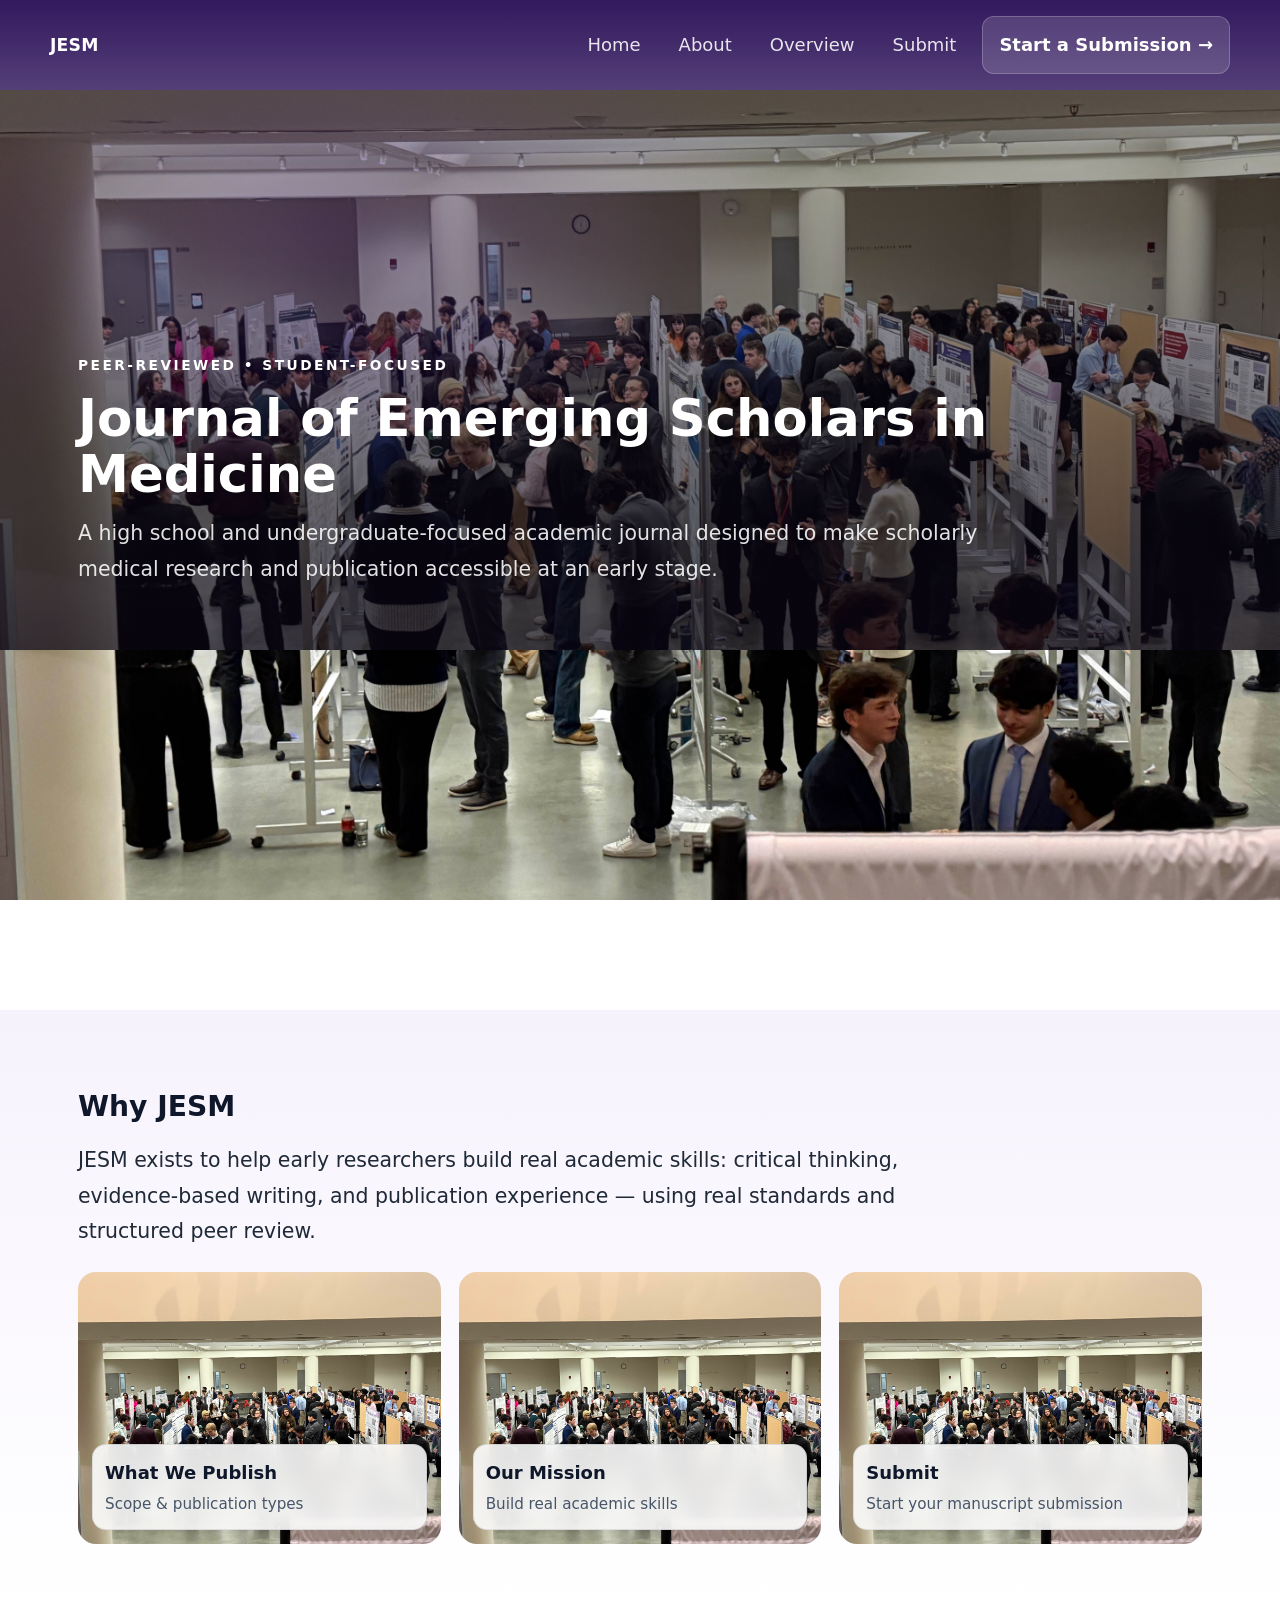
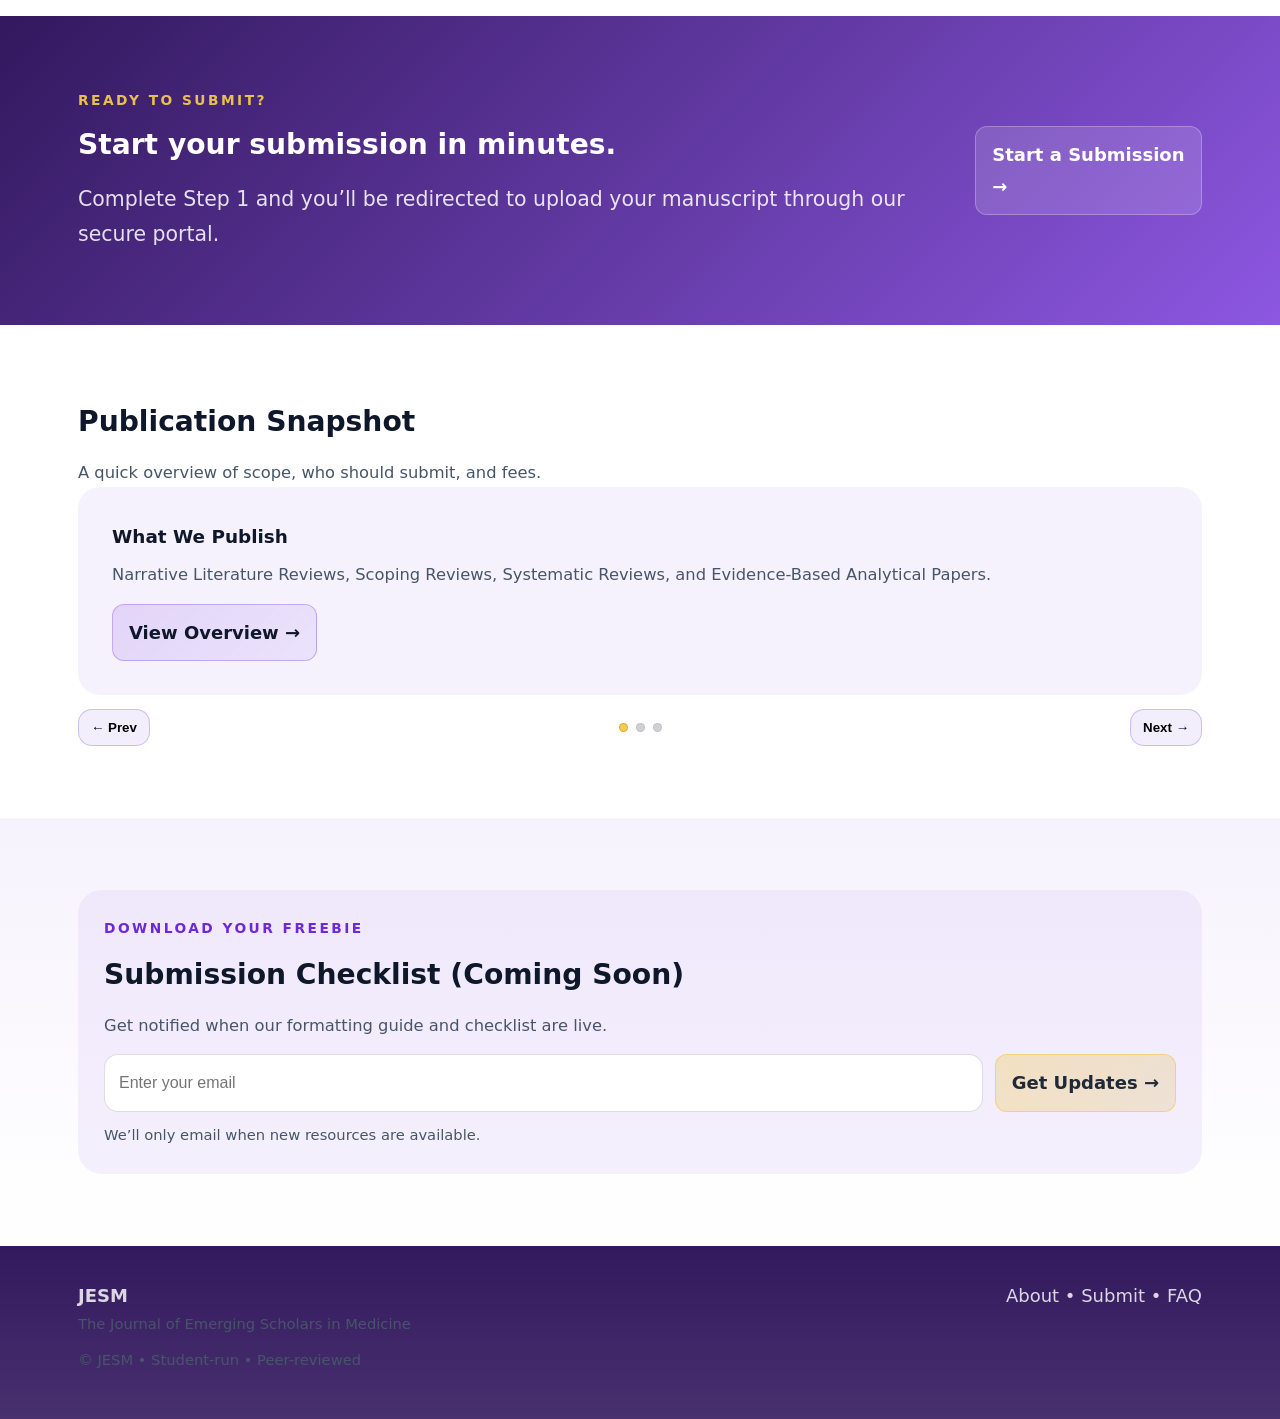
<file: index.html>
<!DOCTYPE html>
<html lang="en">
<head>
  <meta charset="utf-8"/>
  <meta content="width=device-width,initial-scale=1" name="viewport"/>
  <title>JESM — Journal of Emerging Scholars in Medicine</title>
  <meta content="JESM is a student-focused, peer-reviewed journal making early medical research and publication accessible." name="description"/>
  <link href="css/style.css" rel="stylesheet"/>
</head>

<body>
  <header>
    <div class="container nav">
      <a class="brand" href="index.html"><span>JESM</span></a>
        <nav class="navlinks">
            <a href="index.html">Home</a>
            <a href="about.html">About</a>
            <a href="second.html">Overview</a>
            <a href="submit.html">Submit</a>
            <a class="btn" href="submit.html">Start a Submission →</a>
        </nav>
    </div>
  </header>

  <!-- HERO (TEXT ON IMAGE) -->
  <section class="hero-banner full-bleed" style="background-image:url('images/hero.jpg');">
    <div class="container">
      <div class="hero-inner">
        <div class="kicker">PEER-REVIEWED • STUDENT-FOCUSED</div>
        <h1>Journal of Emerging Scholars in Medicine</h1>
        <p class="lead">
          A high school and undergraduate-focused academic journal designed to make scholarly medical research and publication accessible at an early stage.
        </p>
      </div>
    </div>
  </section>

  <main>

    <!-- PARALLAX IMAGE BAND -->
    <section class="parallax full-bleed" style="background-image:url('images/hero.jpg');"></section>

    <!-- THUMBNAILS -->
    <section class="section section-soft full-bleed">
      <div class="container">
        <h2>Why JESM</h2>
        <p class="lead" style="max-width: 70ch;">
          JESM exists to help early researchers build real academic skills: critical thinking, evidence-based writing, and publication experience — using real standards and structured peer review.
        </p>

        <div class="thumb-grid">
          <a class="thumb" href="second.html">
            <img src="images/hero.jpg" alt="Poster session">
            <div class="cap">
              <strong>What We Publish</strong>
              <span>Scope & publication types</span>
            </div>
          </a>

          <a class="thumb" href="about.html">
            <img src="images/hero.jpg" alt="Mentorship and research">
            <div class="cap">
              <strong>Our Mission</strong>
              <span>Build real academic skills</span>
            </div>
          </a>

          <a class="thumb" href="submit.html">
            <img src="images/hero.jpg" alt="Submission portal">
            <div class="cap">
              <strong>Submit</strong>
              <span>Start your manuscript submission</span>
            </div>
          </a>
        </div>
      </div>
    </section>

    <!-- BANNER CTA -->
    <section class="section banner full-bleed">
      <div class="container">
        <div class="banner-inner">
          <div>
            <div class="kicker">READY TO SUBMIT?</div>
            <h2 style="margin-top:8px;">Start your submission in minutes.</h2>
            <p class="lead" style="margin-top:8px;">
              Complete Step 1 and you’ll be redirected to upload your manuscript through our secure portal.
            </p>
          </div>
          <a class="btn gold" href="submit.html">Start a Submission →</a>
        </div>
      </div>
    </section>

    <!-- SLIDER -->
    <section class="section section-white full-bleed">
      <div class="container">
        <h2>Publication Snapshot</h2>
        <p class="small">A quick overview of scope, who should submit, and fees.</p>

        <div class="slider" id="slider">
          <div class="slides" id="slides">
            <div class="slide">
              <h3>What We Publish</h3>
              <p class="small">
                Narrative Literature Reviews, Scoping Reviews, Systematic Reviews, and Evidence-Based Analytical Papers.
              </p>
              <a class="btn" href="second.html" style="margin-top:14px;">View Overview →</a>
            </div>

            <div class="slide">
              <h3>Who Should Submit</h3>
              <p class="small">
                High-school students, undergraduate students, first-time researchers, and students building an academic portfolio.
              </p>
              <a class="btn" href="second.html" style="margin-top:14px;">Read FAQ →</a>
            </div>

            <div class="slide">
              <h3>Fees &amp; Cost</h3>
              <p class="small">
                No submission fee. Publication fees after acceptance: High School $35 • Undergraduate $55. Need-based waivers available.
              </p>
              <a class="btn" href="submit.html" style="margin-top:14px;">Submit →</a>
            </div>
          </div>
        </div>

        <div class="slider-controls">
          <button class="slider-btn" id="prev" type="button">← Prev</button>
          <div class="dots" id="dots">
            <span class="dot active"></span>
            <span class="dot"></span>
            <span class="dot"></span>
          </div>
          <button class="slider-btn" id="next" type="button">Next →</button>
        </div>
      </div>
    </section>

    <!-- LEAD MAGNET -->
    <section class="section section-soft full-bleed">
      <div class="container">
        <div class="leadmag">
          <div class="kicker" style="color: var(--brand);">DOWNLOAD YOUR FREEBIE</div>
          <h2 style="margin-top:10px;">Submission Checklist (Coming Soon)</h2>
          <p class="small">Get notified when our formatting guide and checklist are live.</p>

          <div class="row">
            <input type="email" placeholder="Enter your email" aria-label="Email address">
            <a class="btn gold" href="submit.html">Get Updates →</a>
          </div>

          <p class="mini" style="margin-top:10px;">
            We’ll only email when new resources are available.
          </p>
        </div>
      </div>
    </section>

  </main>

  <footer class="footer">
    <div class="container">
      <div class="grid">
        <div class="col-8">
          <strong>JESM</strong>
          <div class="mini">The Journal of Emerging Scholars in Medicine</div>
        </div>
        <div class="col-4" style="text-align:right">
          <a href="about.html">About</a> • <a href="submit.html">Submit</a> • <a href="second.html">FAQ</a>
        </div>
      </div>
      <div class="mini" style="margin-top:10px">© JESM • Student-run • Peer-reviewed</div>
    </div>
  </footer>

  <script>
    // Simple slider (no library)
    (function(){
      const slides = document.getElementById('slides');
      const dots = Array.from(document.querySelectorAll('#dots .dot'));
      const total = dots.length;
      let i = 0;

      function render(){
        slides.style.transform = `translateX(-${i * 100}%)`;
        dots.forEach((d, idx) => d.classList.toggle('active', idx === i));
      }

      document.getElementById('prev').addEventListener('click', () => {
        i = (i - 1 + total) % total;
        render();
      });

      document.getElementById('next').addEventListener('click', () => {
        i = (i + 1) % total;
        render();
      });

      dots.forEach((d, idx) => d.addEventListener('click', () => {
        i = idx;
        render();
      }));

      render();
    })();
  </script>
</body>
</html>
</file>
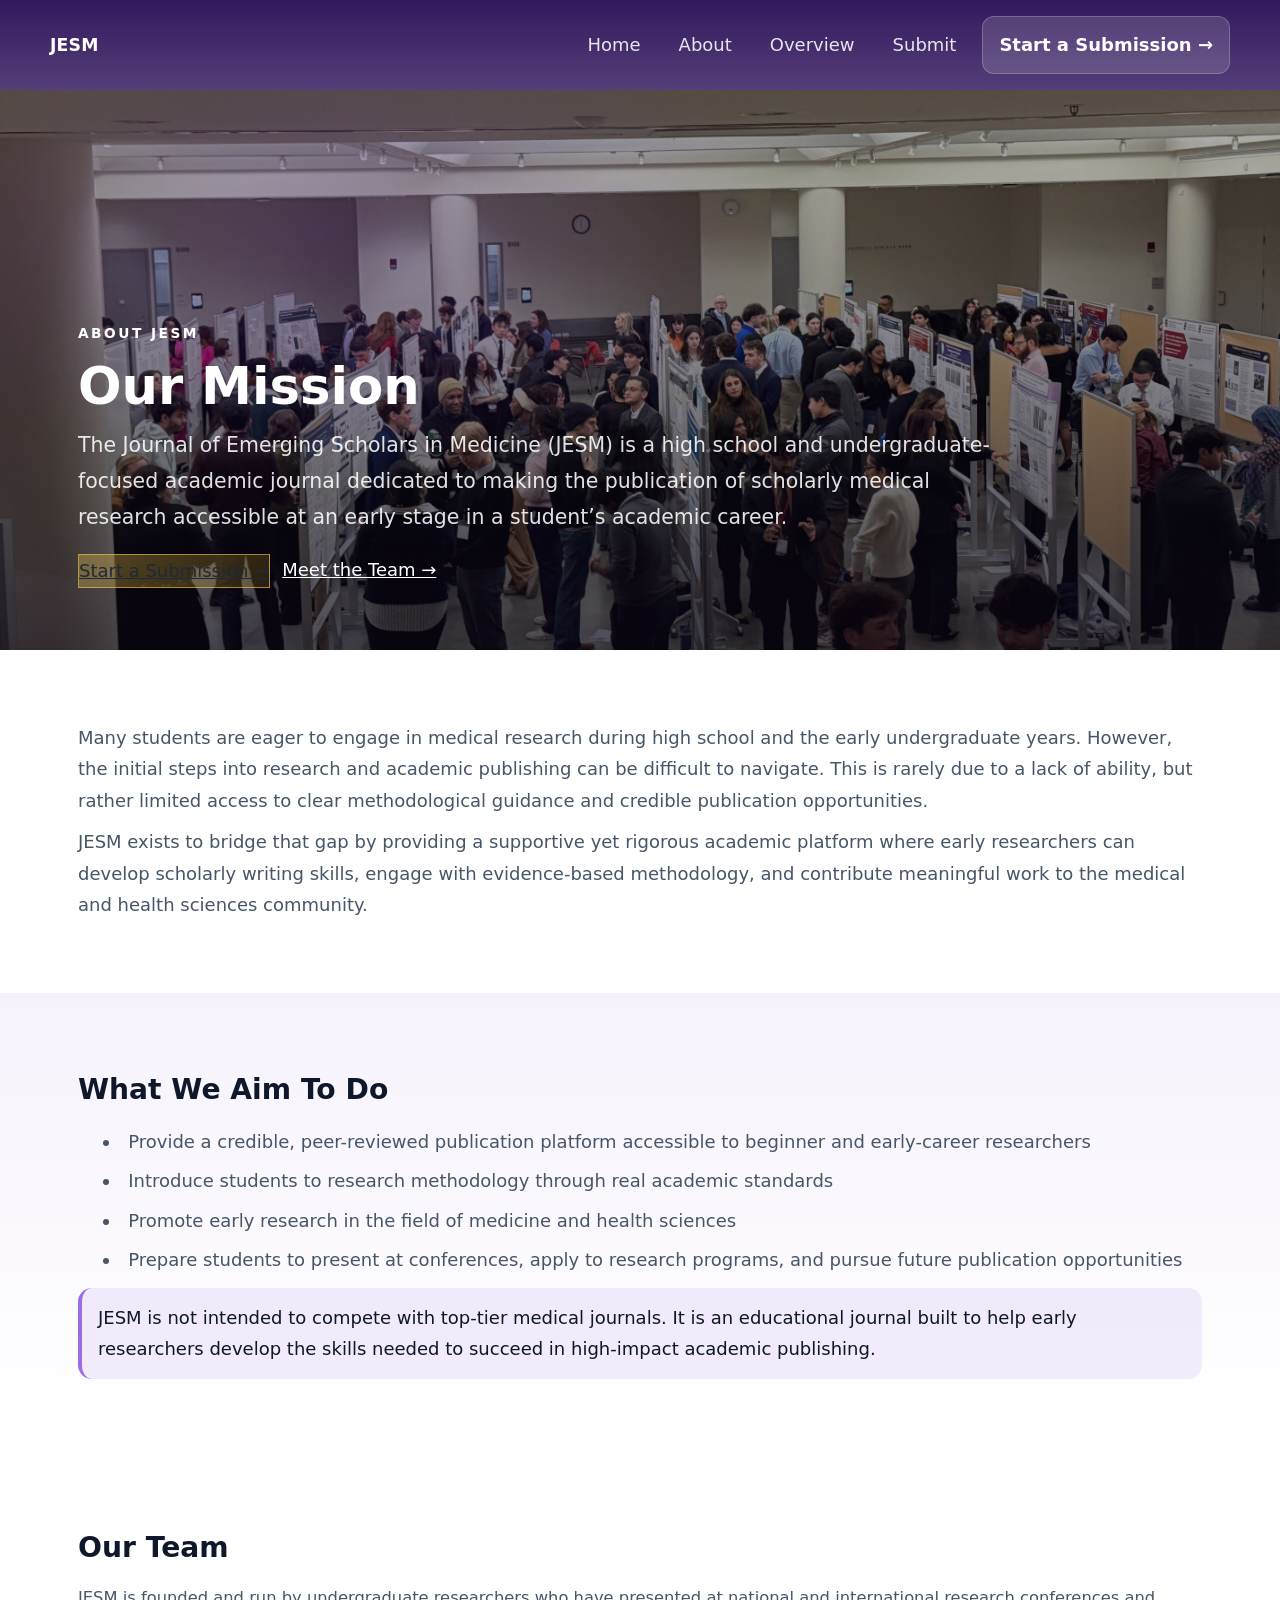
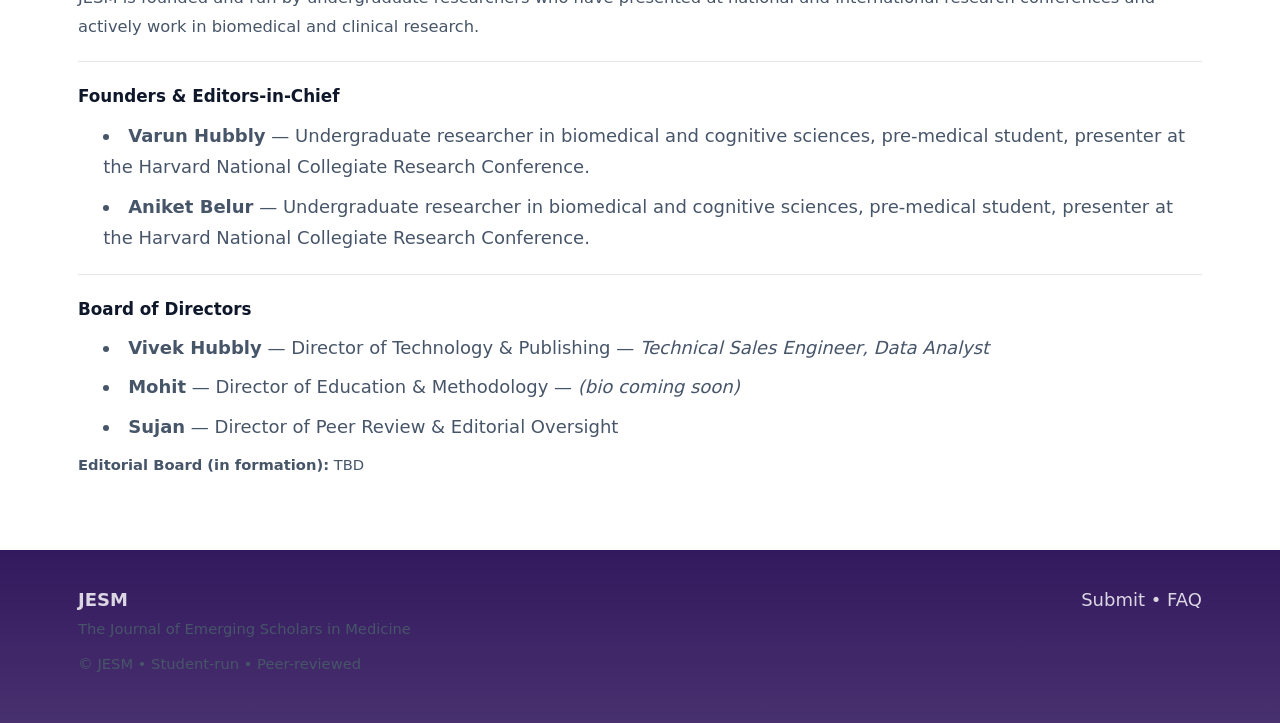
<file: about.html>
<!DOCTYPE html>
<html lang="en">
<head>
  <meta charset="utf-8"/>
  <meta content="width=device-width,initial-scale=1" name="viewport"/>
  <title>About — JESM</title>
  <meta content="About JESM and our mission to make early research and publication accessible." name="description"/>
  <link href="css/style.css" rel="stylesheet"/>
</head>

<body>
  <header>
    <div class="container nav">
      <a class="brand" href="index.html"><span>JESM</span></a>
        <nav class="navlinks">
            <a href="index.html">Home</a>
            <a href="about.html">About</a>
            <a href="second.html">Overview</a>
            <a href="submit.html">Submit</a>
            <a class="btn" href="submit.html">Start a Submission →</a>
        </nav>
    </div>
  </header>

  <!-- HERO (TEXT ON IMAGE) -->
  <section class="hero-banner full-bleed" style="background-image:url('images/hero.jpg');">
    <div class="container">
      <div class="hero-inner">
        <div class="kicker">ABOUT JESM</div>
        <h1>Our Mission</h1>
        <p class="lead">
          The Journal of Emerging Scholars in Medicine (JESM) is a high school and undergraduate-focused academic journal dedicated to making the publication of scholarly medical research accessible at an early stage in a student’s academic career.
        </p>

        <div class="hero-actions">
          <a class="btn gold" href="submit.html">Start a Submission →</a>
          <a class="btn" href="#team">Meet the Team →</a>
        </div>
      </div>
    </div>
  </section>

  <main>

    <section class="section section-white full-bleed">
      <div class="container">
        <p>
          Many students are eager to engage in medical research during high school and the early undergraduate years. However, the initial steps into research and academic publishing can be difficult to navigate. This is rarely due to a lack of ability, but rather limited access to clear methodological guidance and credible publication opportunities.
        </p>
        <p style="margin-top:10px">
          JESM exists to bridge that gap by providing a supportive yet rigorous academic platform where early researchers can develop scholarly writing skills, engage with evidence-based methodology, and contribute meaningful work to the medical and health sciences community.
        </p>
      </div>
    </section>

    <section class="section section-soft full-bleed">
      <div class="container">
        <h2>What We Aim To Do</h2>
        <ul>
          <li>Provide a credible, peer-reviewed publication platform accessible to beginner and early-career researchers</li>
          <li>Introduce students to research methodology through real academic standards</li>
          <li>Promote early research in the field of medicine and health sciences</li>
          <li>Prepare students to present at conferences, apply to research programs, and pursue future publication opportunities</li>
        </ul>

        <div class="note" style="margin-top:12px">
          JESM is not intended to compete with top-tier medical journals. It is an educational journal built to help early researchers develop the skills needed to succeed in high-impact academic publishing.
        </div>
      </div>
    </section>

    <section class="section section-white full-bleed" id="team">
      <div class="container">
        <h2>Our Team</h2>
        <p class="small">
          JESM is founded and run by undergraduate researchers who have presented at national and international research conferences and actively work in biomedical and clinical research.
        </p>

        <hr class="sep"/>

        <h3 style="margin-bottom:6px">Founders &amp; Editors-in-Chief</h3>
        <ul>
          <li><strong>Varun Hubbly</strong> — Undergraduate researcher in biomedical and cognitive sciences, pre-medical student, presenter at the Harvard National Collegiate Research Conference.</li>
          <li><strong>Aniket Belur</strong> — Undergraduate researcher in biomedical and cognitive sciences, pre-medical student, presenter at the Harvard National Collegiate Research Conference.</li>
        </ul>

        <hr class="sep"/>

        <h3 style="margin-bottom:6px">Board of Directors</h3>
        <ul>
          <li><strong>Vivek Hubbly</strong> — Director of Technology &amp; Publishing — <em>Technical Sales Engineer, Data Analyst</em></li>
          <li><strong>Mohit</strong> — Director of Education &amp; Methodology — <em>(bio coming soon)</em></li>
          <li><strong>Sujan</strong> — Director of Peer Review &amp; Editorial Oversight</li>
        </ul>

        <p class="mini" style="margin-top:10px"><strong>Editorial Board (in formation):</strong> TBD</p>
      </div>
    </section>

  </main>

  <footer class="footer">
    <div class="container">
      <div class="grid">
        <div class="col-8">
          <strong>JESM</strong>
          <div class="mini">The Journal of Emerging Scholars in Medicine</div>
          <div class="mini" style="margin-top:10px">© JESM • Student-run • Peer-reviewed</div>
        </div>
        <div class="col-4" style="text-align:right">
          <a href="submit.html">Submit</a> • <a href="second.html">FAQ</a>
        </div>
      </div>
    </div>
  </footer>
</body>
</html>
</file>
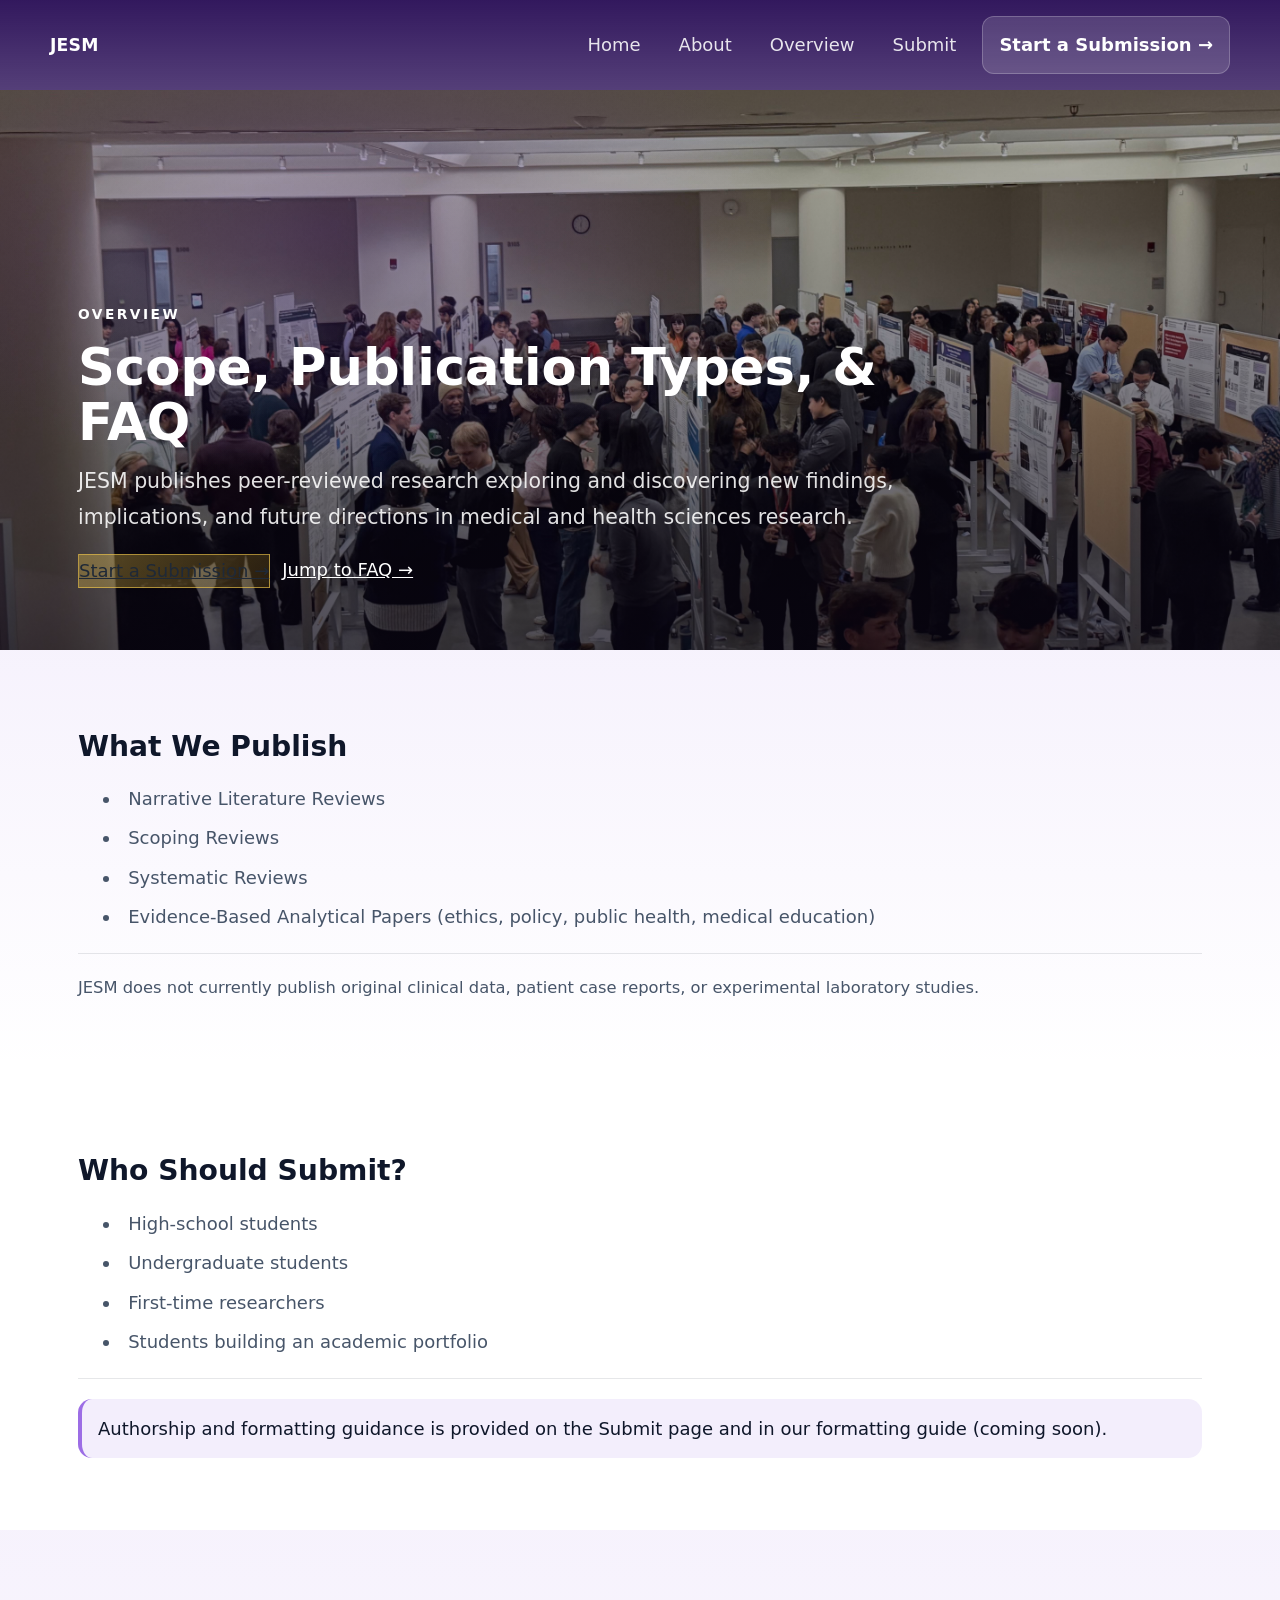
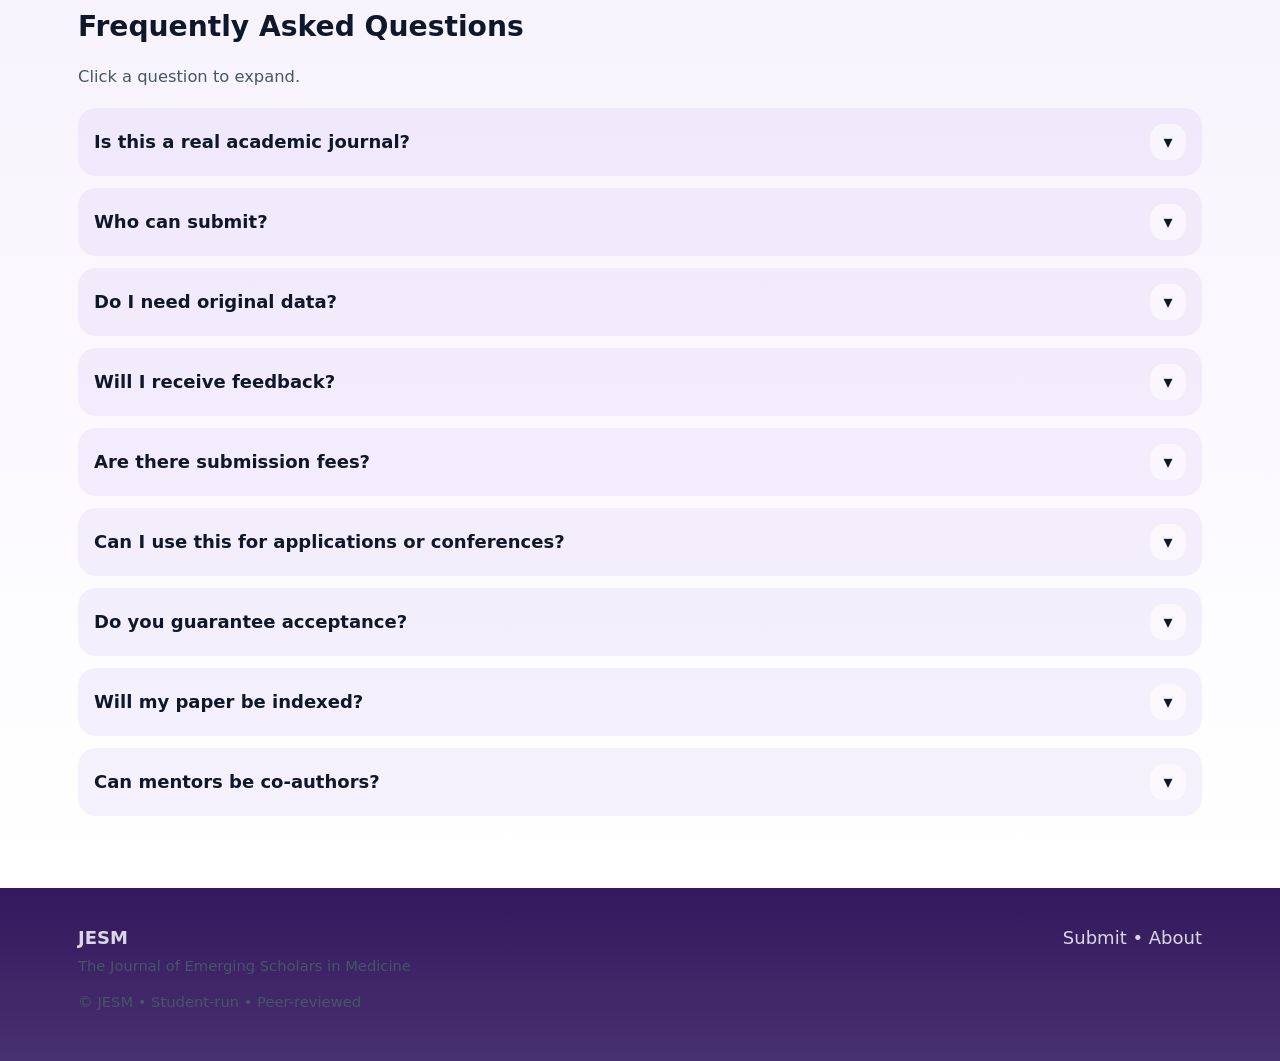
<file: second.html>
<!DOCTYPE html>
<html lang="en">
<head>
  <meta charset="utf-8"/>
  <meta content="width=device-width,initial-scale=1" name="viewport"/>
  <title>Overview &amp; FAQ — JESM</title>
  <meta content="What JESM publishes, scope, and frequently asked questions." name="description"/>
  <link href="css/style.css" rel="stylesheet"/>
</head>

<body>
  <header>
    <div class="container nav">
      <a class="brand" href="index.html"><span>JESM</span></a>
        <nav class="navlinks">
          <a href="index.html">Home</a>
          <a href="about.html">About</a>
          <a href="second.html">Overview</a>
          <a href="submit.html">Submit</a>
          <a class="btn" href="submit.html">Start a Submission →</a>
        </nav>
    </div>
  </header>

  <!-- HERO (TEXT ON IMAGE) -->
  <section class="hero-banner full-bleed" style="background-image:url('images/hero.jpg');">
    <div class="container">
      <div class="hero-inner">
        <div class="kicker">OVERVIEW</div>
        <h1>Scope, Publication Types, &amp; FAQ</h1>
        <p class="lead">
          JESM publishes peer-reviewed research exploring and discovering new findings, implications, and future directions in medical and health sciences research.
        </p>

        <div class="hero-actions">
          <a class="btn gold" href="submit.html">Start a Submission →</a>
          <a class="btn" href="#faqSection">Jump to FAQ →</a>
        </div>
      </div>
    </div>
  </section>

  <main>

    <section class="section section-soft full-bleed">
      <div class="container">
        <h2>What We Publish</h2>
        <ul>
          <li>Narrative Literature Reviews</li>
          <li>Scoping Reviews</li>
          <li>Systematic Reviews</li>
          <li>Evidence-Based Analytical Papers (ethics, policy, public health, medical education)</li>
        </ul>
        <hr class="sep"/>
        <p class="small">
          JESM does not currently publish original clinical data, patient case reports, or experimental laboratory studies.
        </p>
      </div>
    </section>

    <section class="section section-white full-bleed">
      <div class="container">
        <h2>Who Should Submit?</h2>
        <ul>
          <li>High-school students</li>
          <li>Undergraduate students</li>
          <li>First-time researchers</li>
          <li>Students building an academic portfolio</li>
        </ul>
        <hr class="sep"/>
        <div class="note">
          Authorship and formatting guidance is provided on the Submit page and in our formatting guide (coming soon).
        </div>
      </div>
    </section>

    <section class="section section-soft full-bleed" id="faqSection">
      <div class="container">
        <h2>Frequently Asked Questions</h2>
        <p class="small">Click a question to expand.</p>

        <div class="faq" id="faq">
          <details>
            <summary><span>Is this a real academic journal?</span><span class="chev">▾</span></summary>
            <div class="ans"><p>Yes. JESM is a structured, peer-reviewed academic journal with editorial oversight and formal review standards. Acceptance is based on academic quality and reviewer evaluation.</p></div>
          </details>

          <details>
            <summary><span>Who can submit?</span><span class="chev">▾</span></summary>
            <div class="ans"><p>High school and undergraduate students. Early graduate students may submit appropriate work.</p></div>
          </details>

          <details>
            <summary><span>Do I need original data?</span><span class="chev">▾</span></summary>
            <div class="ans"><p>No. JESM primarily publishes literature-based and analytical research.</p></div>
          </details>

          <details>
            <summary><span>Will I receive feedback?</span><span class="chev">▾</span></summary>
            <div class="ans"><p>Yes — reviewers provide constructive feedback whenever possible.</p></div>
          </details>

          <details>
            <summary><span>Are there submission fees?</span><span class="chev">▾</span></summary>
            <div class="ans"><p>There is no fee to submit. Fees are only requested after acceptance.</p></div>
          </details>

          <details>
            <summary><span>Can I use this for applications or conferences?</span><span class="chev">▾</span></summary>
            <div class="ans"><p>Yes. The journal is designed to support future academic opportunities.</p></div>
          </details>

          <details>
            <summary><span>Do you guarantee acceptance?</span><span class="chev">▾</span></summary>
            <div class="ans"><p>No. All submissions undergo peer review and may be rejected.</p></div>
          </details>

          <details>
            <summary><span>Will my paper be indexed?</span><span class="chev">▾</span></summary>
            <div class="ans"><p>All accepted manuscripts receive a permanent digital link. DOI registration and formal indexing processes will be implemented as the journal expands.</p></div>
          </details>

          <details>
            <summary><span>Can mentors be co-authors?</span><span class="chev">▾</span></summary>
            <div class="ans"><p>Yes, if they contributed intellectually; otherwise, acknowledge them.</p></div>
          </details>
        </div>
      </div>
    </section>

  </main>

  <footer class="footer">
    <div class="container">
      <div class="grid">
        <div class="col-8">
          <strong>JESM</strong>
          <div class="mini">The Journal of Emerging Scholars in Medicine</div>
          <div class="mini" style="margin-top:10px">© JESM • Student-run • Peer-reviewed</div>
        </div>
        <div class="col-4" style="text-align:right">
          <a href="submit.html">Submit</a> • <a href="about.html">About</a>
        </div>
      </div>
    </div>
  </footer>

  <script>
    // Only one FAQ open at a time
    document.querySelectorAll('#faq details').forEach(d => {
      d.addEventListener('toggle', () => {
        if (d.open) {
          document.querySelectorAll('#faq details').forEach(other => {
            if (other !== d) other.removeAttribute('open');
          });
        }
      });
    });
  </script>
</body>
</html>
</file>
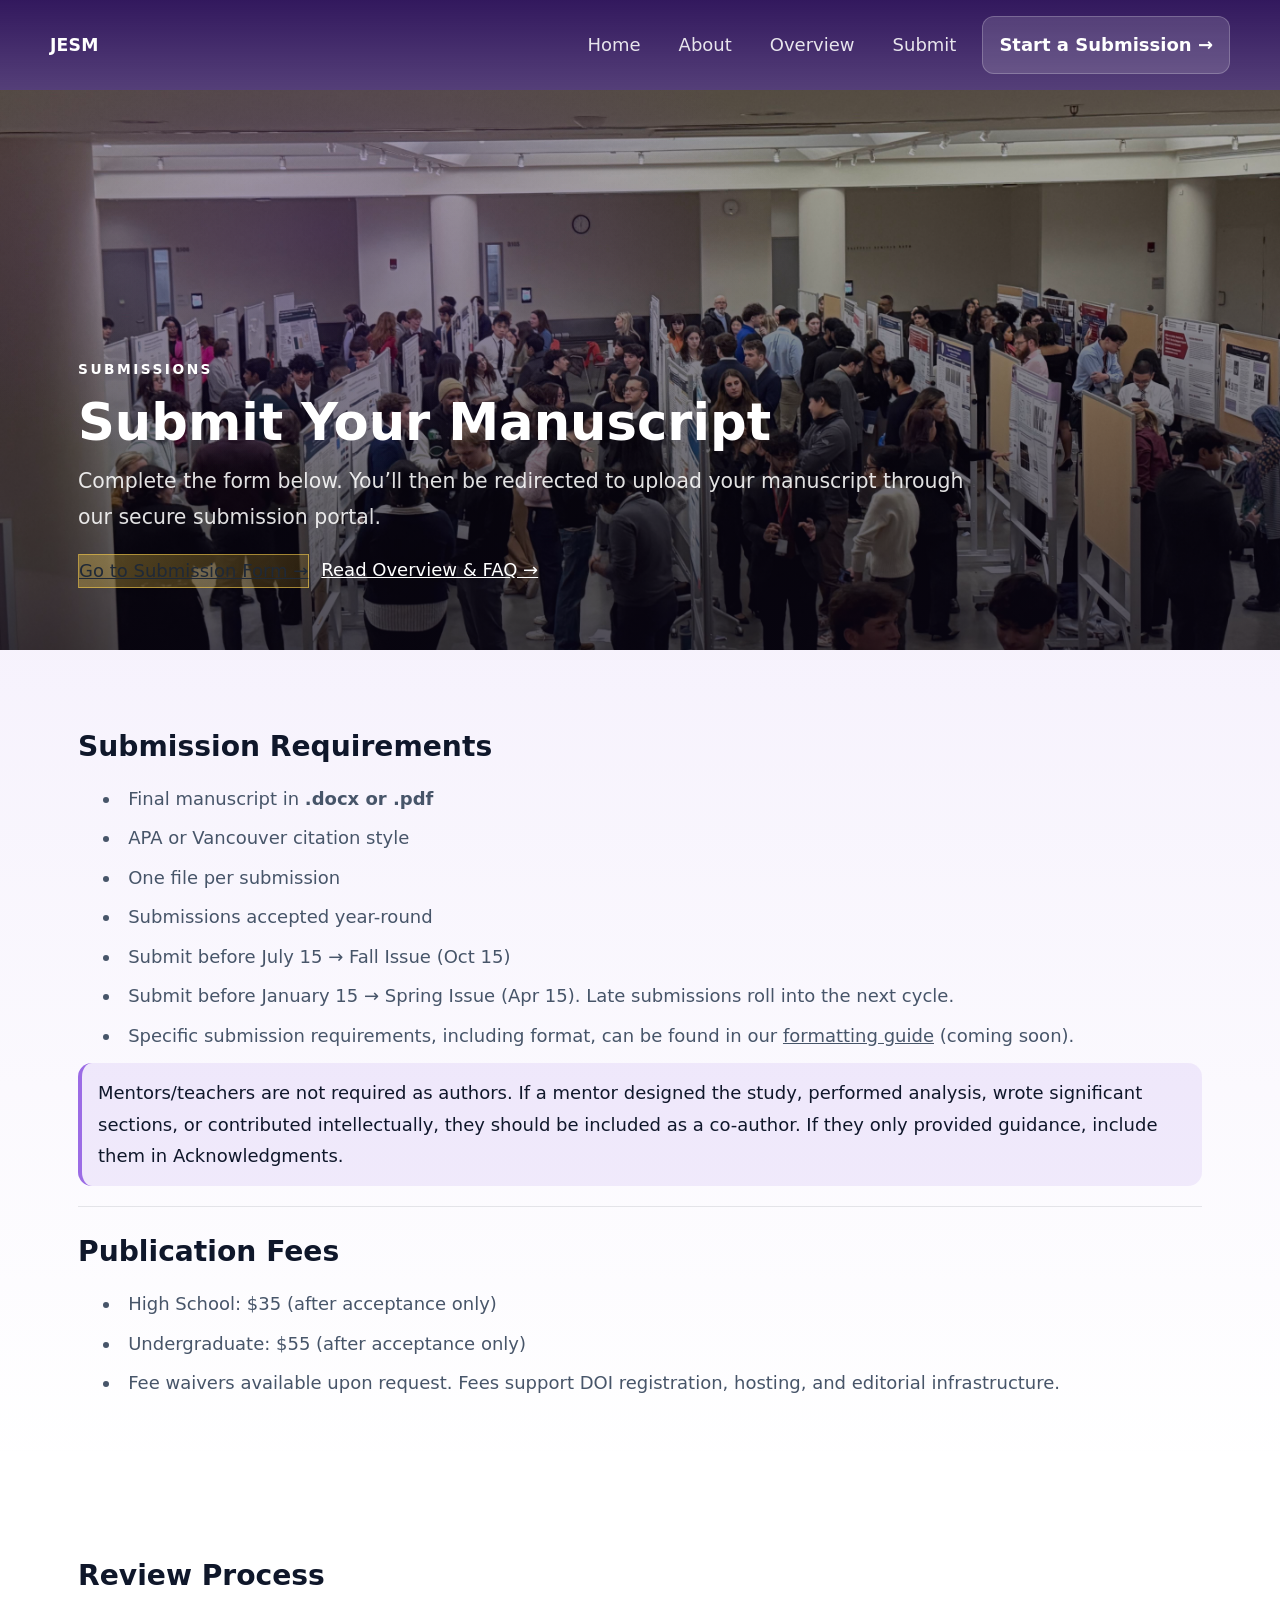
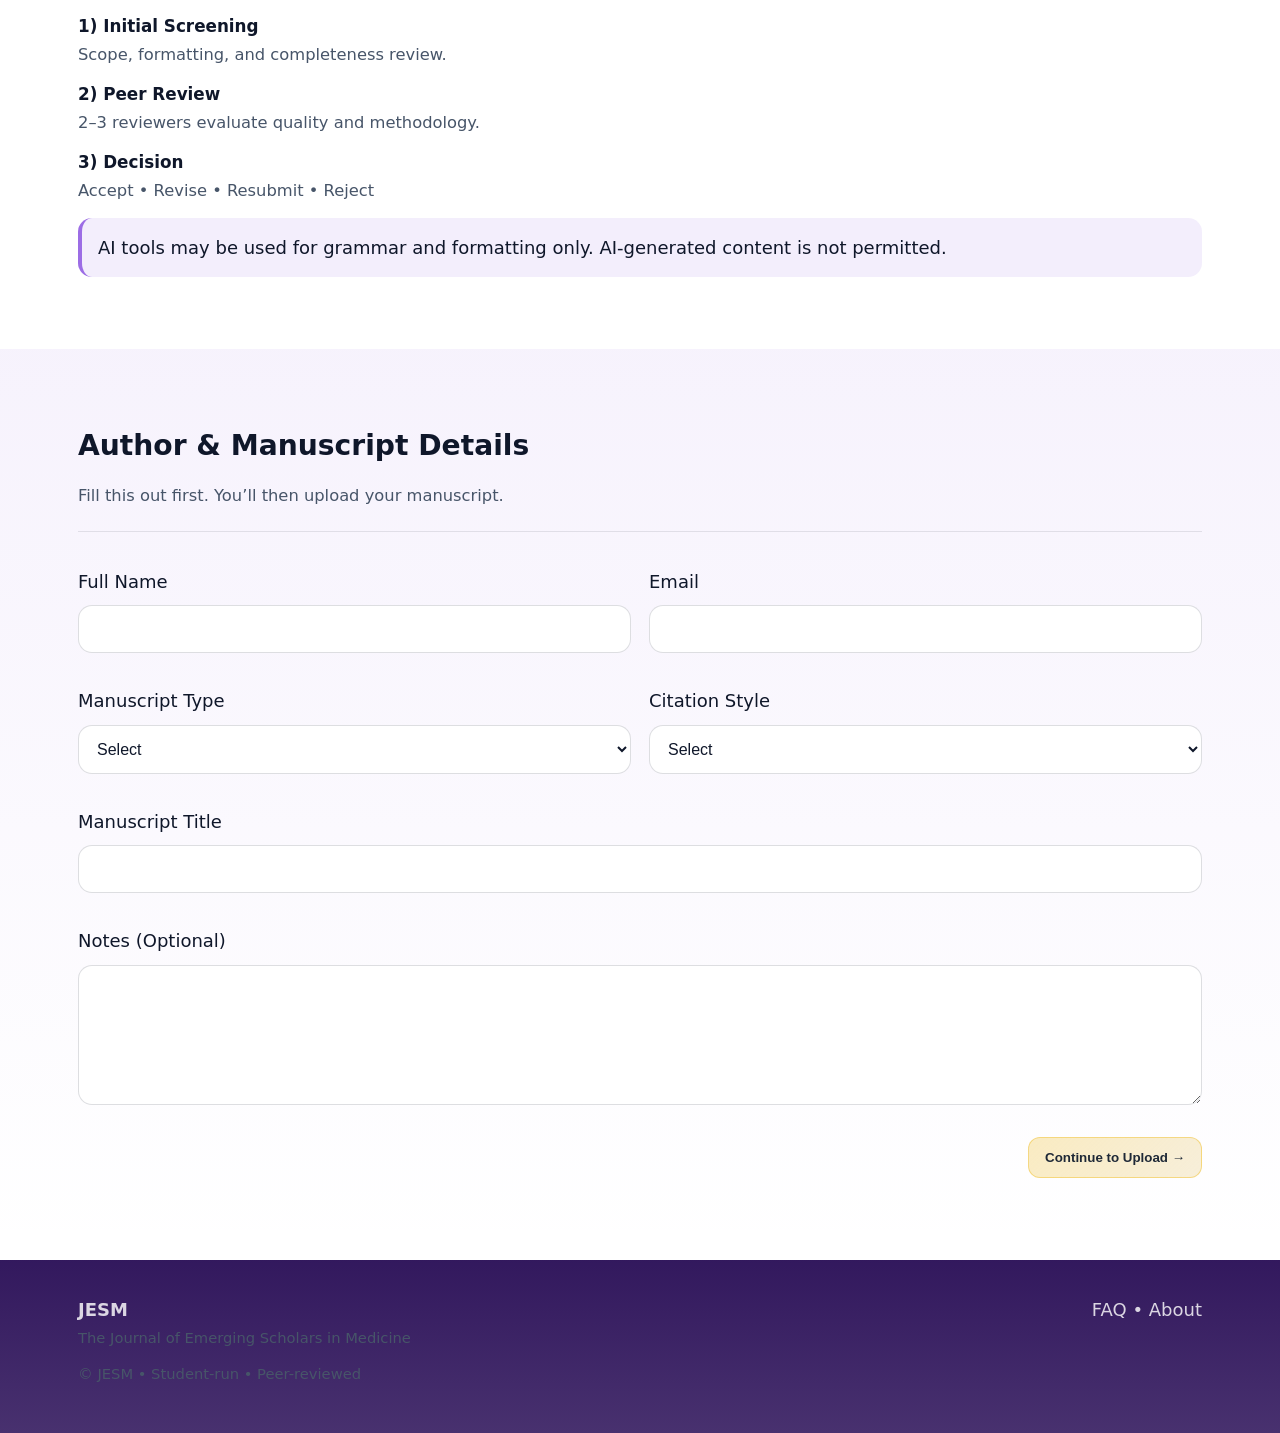
<file: submit.html>
<!DOCTYPE html>
<html lang="en">
<head>
  <meta charset="utf-8"/>
  <meta content="width=device-width,initial-scale=1" name="viewport"/>
  <title>Submit — JESM</title>
  <meta content="Submit your manuscript to the Journal of Emerging Scholars in Medicine (JESM)." name="description"/>
  <link href="css/style.css" rel="stylesheet"/>
</head>

<body>
  <header>
    <div class="container nav">
      <a class="brand" href="index.html"><span>JESM</span></a>
        <nav class="navlinks">
          <a href="index.html">Home</a>
          <a href="about.html">About</a>
          <a href="second.html">Overview</a>
          <a href="submit.html">Submit</a>
          <a class="btn" href="submit.html">Start a Submission →</a>
        </nav>
    </div>
  </header>

  <!-- HERO (TEXT ON IMAGE) -->
  <section class="hero-banner full-bleed" style="background-image:url('images/hero.jpg');">
    <div class="container">
      <div class="hero-inner">
        <div class="kicker">SUBMISSIONS</div>
        <h1>Submit Your Manuscript</h1>
        <p class="lead">
          Complete the form below. You’ll then be redirected to upload your manuscript through our secure submission portal.
        </p>
        <div class="hero-actions">
          <a class="btn gold" href="#form">Go to Submission Form →</a>
          <a class="btn" href="second.html">Read Overview & FAQ →</a>
        </div>
      </div>
    </div>
  </section>

  <main>

    <section class="section section-soft full-bleed">
      <div class="container">
        <h2>Submission Requirements</h2>
        <ul>
          <li>Final manuscript in <strong>.docx or .pdf</strong></li>
          <li>APA or Vancouver citation style</li>
          <li>One file per submission</li>
          <li>Submissions accepted year-round</li>
          <li>Submit before July 15 → Fall Issue (Oct 15)</li>
          <li>Submit before January 15 → Spring Issue (Apr 15). Late submissions roll into the next cycle.</li>
          <li>
            Specific submission requirements, including format, can be found in our
            <a aria-label="Formatting guide (coming soon)" href="#">formatting guide</a> (coming soon).
          </li>
        </ul>

        <div class="note" style="margin-top:12px">
          Mentors/teachers are not required as authors. If a mentor designed the study, performed analysis, wrote significant sections, or contributed intellectually,
          they should be included as a co-author. If they only provided guidance, include them in Acknowledgments.
        </div>

        <hr class="sep"/>

        <h2>Publication Fees</h2>
        <ul>
          <li>High School: $35 (after acceptance only)</li>
          <li>Undergraduate: $55 (after acceptance only)</li>
          <li>Fee waivers available upon request. Fees support DOI registration, hosting, and editorial infrastructure.</li>
        </ul>
      </div>
    </section>

    <section class="section section-white full-bleed">
      <div class="container">
        <h2>Review Process</h2>

        <h3>1) Initial Screening</h3>
        <p class="small">Scope, formatting, and completeness review.</p>

        <h3 style="margin-top:10px">2) Peer Review</h3>
        <p class="small">2–3 reviewers evaluate quality and methodology.</p>

        <h3 style="margin-top:10px">3) Decision</h3>
        <p class="small">Accept • Revise • Resubmit • Reject</p>

        <div class="note" style="margin-top:12px">
          AI tools may be used for grammar and formatting only.
          AI-generated content is not permitted.
        </div>
      </div>
    </section>

    <section class="section section-soft full-bleed" id="form">
      <div class="container">
        <h2>Author &amp; Manuscript Details</h2>
        <p class="small">Fill this out first. You’ll then upload your manuscript.</p>

        <hr class="sep"/>

        <form id="customForm">
          <div class="grid">

            <div class="col-6 field">
              <label for="name">Full Name</label>
              <input id="name" required type="text"/>
            </div>

            <div class="col-6 field">
              <label for="email">Email</label>
              <input id="email" required type="email"/>
            </div>

            <div class="col-6 field">
              <label for="type">Manuscript Type</label>
              <select id="type" required>
                <option disabled selected value="">Select</option>
                <option>Narrative Literature Review</option>
                <option>Scoping Review</option>
                <option>Systematic Review</option>
                <option>Evidence-Based Analytical Paper</option>
              </select>
            </div>

            <div class="col-6 field">
              <label for="style">Citation Style</label>
              <select id="style" required>
                <option disabled selected value="">Select</option>
                <option>APA</option>
                <option>Vancouver</option>
              </select>
            </div>

            <div class="col-12 field">
              <label for="title">Manuscript Title</label>
              <input id="title" required type="text"/>
            </div>

            <div class="col-12 field">
              <label for="notes">Notes (Optional)</label>
              <textarea id="notes"></textarea>
            </div>

            <div class="col-12" style="margin-top:14px;text-align:right">
              <button class="btn gold" type="submit">Continue to Upload →</button>
            </div>
          </div>

          <p class="mini" id="status" style="margin-top:10px"></p>
        </form>
      </div>
    </section>

  </main>

  <footer class="footer">
    <div class="container">
      <div class="grid">
        <div class="col-8">
          <strong>JESM</strong>
          <div class="mini">The Journal of Emerging Scholars in Medicine</div>
        </div>
        <div class="col-4" style="text-align:right">
          <a href="second.html">FAQ</a> • <a href="about.html">About</a>
        </div>
      </div>
      <div class="mini" style="margin-top:10px">© JESM • Student-run • Peer-reviewed</div>
    </div>
  </footer>

  <script>
    const ENTRY = {
      name:  "entry.1492267953",
      email: "entry.266213346",
      type:  "entry.765179177",
      style: "entry.196581474",
      title: "entry.179876400",
      notes: "entry.1443952262"
    };

    const FORM_BASE =
      "https://docs.google.com/forms/d/e/1FAIpQLSdTxFv-WWlZSoRLnxGAJXGZSleO_GG11XcLe54WQS4_i-ndoQ/viewform";

    document.getElementById("customForm")
      .addEventListener("submit", function (e) {

        e.preventDefault();

        document.getElementById("status").textContent =
          "Opening upload portal…";

        const name  = encodeURIComponent(document.getElementById("name").value.trim());
        const email = encodeURIComponent(document.getElementById("email").value.trim());
        const type  = encodeURIComponent(document.getElementById("type").value);
        const style = encodeURIComponent(document.getElementById("style").value);
        const title = encodeURIComponent(document.getElementById("title").value.trim());
        const notes = encodeURIComponent(document.getElementById("notes").value.trim());

        const url =
          `${FORM_BASE}?` +
          `${ENTRY.name}=${name}&` +
          `${ENTRY.email}=${email}&` +
          `${ENTRY.type}=${type}&` +
          `${ENTRY.style}=${style}&` +
          `${ENTRY.title}=${title}&` +
          `${ENTRY.notes}=${notes}`;

        window.open(url, "_blank", "noopener");

        document.getElementById("status").textContent =
          "Redirected. Upload your manuscript and submit the form.";
      });
  </script>
</body>
</html>
</file>
<file: css/style.css>
:root{
  /* Core palette */
  --bg:#ffffff;
  --text:#0f172a;
  --muted:#475569;

  /* Purple (secondary) */
  --brand:#6d28d9;
  --brand2:#8b5cf6;
  --deep:#2a0f57;

  /* Gold (tertiary) */
  --accent:#d4a017;
  --accent2:#f2c94c;

  --radius: 18px;
}

*{box-sizing:border-box;margin:0;padding:0}

body{
  font-family: ui-sans-serif, system-ui, -apple-system, Segoe UI, Roboto, Arial;
  font-size: 18px;
  background: var(--bg);
  color: var(--text);
  line-height: 1.75;
}

a{color:inherit}

/* ===== Layout ===== */
.full-bleed{ width:100%; margin:0; padding:0; }

.container{
  width:100%;
  max-width: 1180px;
  margin: 0 auto;
  padding: 0 28px;
}

.section{ padding: 72px 0; }
@media (max-width: 700px){
  .section{ padding: 54px 0; }
  .container{ padding: 0 18px; }
}

/* Background bands */
.section-white{ background:#fff; }
.section-soft{
  background: linear-gradient(180deg, rgba(109,40,217,.06), rgba(255,255,255,0));
}
.section-deep{
  background: linear-gradient(180deg, rgba(42,15,87,.96), rgba(42,15,87,.86));
  color:#fff;
}
.section-deep p,
.section-deep .small,
.section-deep .mini{ color: rgba(255,255,255,.82); }

/* ===== Header / Nav (dark purple) ===== */
header{
  position:sticky;
  top:0;
  z-index:50;
  backdrop-filter: blur(10px);
  background: linear-gradient(180deg, rgba(42,15,87,.96), rgba(42,15,87,.80));
}

.nav{
  display:flex;
  align-items:center;
  justify-content:space-between;
  padding:16px 0;
}

.brand{
  display:flex;
  gap:10px;
  align-items:center;
  text-decoration:none;
}

.brand span{
  font-weight:900;
  letter-spacing:.2px;
  color:#fff;
  font-size: 1.08rem;
}

.navlinks{
  display:flex;
  gap:14px;
  align-items:center;
  flex-wrap:wrap;
}

.navlinks a{
  text-decoration:none;
  color: rgba(255,255,255,.88);
  padding:10px 12px;
  border-radius: 12px;
}

.navlinks a:hover{
  color:#fff;
  background: rgba(255,255,255,.12);
}

/* ===== Buttons ===== */
/* Header CTA (white-ish) */
header .btn{
  display:inline-flex;
  align-items:center;
  justify-content:center;
  gap:10px;
  padding:12px 16px;
  border-radius: 12px;
  border:1px solid rgba(255,255,255,.22);
  background: rgba(255,255,255,.14);
  color:#fff;
  text-decoration:none;
  font-weight:800;
}
header .btn:hover{
  border-color: rgba(255,255,255,.34);
  background: rgba(255,255,255,.20);
}

/* Content buttons (purple) */
main .btn,
.section .btn,
form .btn,
button.btn{
  display:inline-flex;
  align-items:center;
  justify-content:center;
  gap:10px;
  padding:12px 16px;
  border-radius: 12px;
  border: 1px solid rgba(109,40,217,.30);
  background: linear-gradient(135deg, rgba(109,40,217,.14), rgba(139,92,246,.10));
  color: var(--text);
  text-decoration:none;
  font-weight:900;
  cursor:pointer;
}
main .btn:hover,
.section .btn:hover,
form .btn:hover,
button.btn:hover{
  border-color: rgba(109,40,217,.55);
  background: linear-gradient(135deg, rgba(109,40,217,.20), rgba(139,92,246,.14));
}

/* Gold tertiary button */
.btn.gold{
  border:1px solid rgba(242,201,76,.60);
  background: linear-gradient(135deg, rgba(242,201,76,.34), rgba(212,160,23,.16));
  color:#1f2937;
}
.btn.gold:hover{ border-color: rgba(242,201,76,.80); }

/* ===== Typography ===== */
.kicker{
  color: rgba(242,201,76,.95);
  font-weight: 900;
  letter-spacing: .18em;
  font-size: .86rem;
  text-transform: uppercase;
}

h1{
  font-size: clamp(2.4rem, 4vw, 3.6rem);
  line-height: 1.08;
  margin: 14px 0 14px;
}

h2{
  font-size: clamp(1.6rem, 2.2vw, 2.25rem);
  margin: 0 0 12px;
}

h3{
  font-size: 1.05rem;
  font-weight: 900;
}

p{ color: var(--muted); }
.lead{
  font-size: clamp(1.12rem, 1.6vw, 1.35rem);
  color: #1f2937;
}
.small{ font-size: 1.02rem; }
.mini{ font-size: .92rem; color: var(--muted); }

hr.sep{
  border:none;
  border-top:1px solid rgba(15,23,42,.10);
  margin: 20px 0;
}

/* ===== Hero banner (text on image) ===== */
.hero-banner{
  position:relative;
  width:100%;
  min-height: 560px;
  display:flex;
  align-items:flex-end;
  padding: 86px 0 62px;
  background-size: cover;
  background-position: center;
  background-repeat: no-repeat;
  overflow:hidden;
}

.hero-banner::before{
  content:"";
  position:absolute;
  inset:0;
  /* dark purple overlay + vignette */
  background:
    radial-gradient(800px 420px at 25% 25%, rgba(109,40,217,.18), transparent 60%),
    linear-gradient(180deg, rgba(10,6,20,.30), rgba(10,6,20,.72));
}

.hero-banner .container{
  position:relative;
  z-index:1;
}

.hero-banner .hero-inner{
  max-width: 920px;
}

.hero-banner .hero-inner h1,
.hero-banner .hero-inner h2,
.hero-banner .hero-inner p,
.hero-banner .hero-inner div{
  color:#fff;
}

.hero-banner .hero-inner .lead{
  color: rgba(255,255,255,.88);
}

.hero-banner .hero-actions{
  display:flex;
  gap:12px;
  flex-wrap:wrap;
  margin-top: 18px;
}

@media (max-width: 700px){
  .hero-banner{ min-height: 420px; padding: 78px 0 44px; }
}

/* ===== Parallax band ===== */
.parallax{
  min-height: 360px;
  background-size: cover;
  background-position: center;
  background-attachment: fixed;
}
@media (max-width: 900px){
  .parallax{ background-attachment: scroll; }
}

/* ===== Home: stacked actions ===== */
.stack-actions{
  display:flex;
  flex-direction:column;
  gap:14px;
  margin-top: 18px;
}
.stack-actions a.action-btn{ text-decoration:none !important; }

.stack-actions .action-btn{
  display:flex;
  align-items:center;
  justify-content:space-between;
  gap:12px;
  width:100%;
  padding:18px 18px;
  border-radius: 16px;
  border: none;
  background: rgba(255,255,255,.12);
  color:#fff;
  font-weight: 900;
  cursor:pointer;
  backdrop-filter: blur(10px);
}

.stack-actions .action-btn:hover{
  background: rgba(255,255,255,.18);
}

.stack-actions .action-btn .sub{
  margin-top:4px;
  font-weight:750;
  color: rgba(255,255,255,.80);
  font-size: .98rem;
}

.stack-actions .action-btn .arrow{
  opacity:.95;
  font-size:1.15rem;
}

/* Strong primary */
.stack-actions .action-btn.primary{
  background: linear-gradient(135deg, rgba(242,201,76,.28), rgba(212,160,23,.12));
  color:#111827;
}
.stack-actions .action-btn.primary .sub{ color: rgba(17,24,39,.78); }

/* ===== Thumbnail grid (template section) ===== */
.thumb-grid{
  display:grid;
  grid-template-columns: repeat(3, 1fr);
  gap: 18px;
  margin-top: 22px;
}
@media (max-width: 900px){
  .thumb-grid{ grid-template-columns: 1fr; }
}

.thumb{
  position:relative;
  border-radius: 18px;
  overflow:hidden;
  background: rgba(109,40,217,.06);
  min-height: 240px;
  display:block;
}

.thumb img{
  width:100%;
  height:100%;
  object-fit: cover;
  display:block;
  transform: scale(1.01);
  transition: transform .35s ease, filter .35s ease;
  filter: saturate(1.05);
}

.thumb:hover img{
  transform: scale(1.06);
  filter: saturate(1.2);
}

.thumb .cap{
  position:absolute;
  inset:auto 14px 14px 14px;
  padding: 12px 12px;
  border-radius: 14px;
  background: rgba(255,255,255,.88);
  backdrop-filter: blur(10px);
  border: 1px solid rgba(15,23,42,.10);
}

.thumb .cap strong{ display:block; color: var(--text); }
.thumb .cap span{ display:block; color: var(--muted); font-size: .95rem; margin-top: 2px; }

/* ===== Banner CTA (full width) ===== */
.banner{
  background: linear-gradient(135deg, rgba(42,15,87,.96), rgba(109,40,217,.78));
  color:#fff;
}
.banner p{ color: rgba(255,255,255,.86); }

.banner .banner-inner{
  display:flex;
  align-items:center;
  justify-content:space-between;
  gap: 18px;
}
@media (max-width: 900px){
  .banner .banner-inner{ flex-direction: column; align-items:flex-start; }
}

.banner .kicker{ color: rgba(242,201,76,.95); }
.banner .btn{ border-color: rgba(255,255,255,.25); background: rgba(255,255,255,.14); color:#fff; }
.banner .btn:hover{ background: rgba(255,255,255,.20); }

/* ===== Slider (no library) ===== */
.slider{
  position:relative;
  overflow:hidden;
  border-radius: 22px;
  background: rgba(109,40,217,.06);
}

.slides{
  display:flex;
  transition: transform .35s ease;
}

.slide{
  min-width:100%;
  padding: 34px;
}

.slide h3{ font-size: 1.15rem; font-weight: 900; color: var(--text); }
.slide p{ margin-top: 8px; }

.slider-controls{
  display:flex;
  gap: 10px;
  justify-content: space-between;
  align-items:center;
  margin-top: 14px;
}

.slider-btn{
  border: 1px solid rgba(109,40,217,.25);
  background: rgba(109,40,217,.08);
  padding: 10px 12px;
  border-radius: 14px;
  cursor:pointer;
  font-weight: 900;
}

.slider-btn:hover{ background: rgba(109,40,217,.12); }

.dots{
  display:flex; gap:8px; align-items:center; justify-content:center;
}

.dot{
  width: 9px; height: 9px; border-radius: 999px;
  background: rgba(15,23,42,.20);
  border: 1px solid rgba(15,23,42,.08);
}

.dot.active{
  background: rgba(242,201,76,.95);
  border-color: rgba(212,160,23,.70);
}

/* ===== Lead magnet ===== */
.leadmag{
  background: rgba(109,40,217,.06);
  border-radius: 24px;
  padding: 26px;
}

.leadmag .row{
  display:flex;
  gap: 12px;
  margin-top: 14px;
}

.leadmag input{
  flex: 1;
  border-radius: 14px;
}

@media (max-width: 700px){
  .leadmag .row{ flex-direction: column; }
}

/* ===== Lists (aligned bullets) ===== */
ul{
  padding-left: 1.2em;
  margin-left: 0;
  list-style-position: inside;
  color: var(--muted);
}
li{ margin: 8px 0; padding-left: .2em; }

/* ===== Notes ===== */
.note{
  padding: 14px 16px;
  background: rgba(109,40,217,.08);
  border-left: 4px solid rgba(109,40,217,.65);
  border-radius: 14px;
}
.note.gold{
  background: rgba(242,201,76,.18);
  border-left-color: rgba(212,160,23,.80);
}

/* ===== Forms ===== */
.field{
  display:flex;
  flex-direction:column;
  gap:8px;
  margin-top:14px;
}

input, textarea, select{
  border-radius: 14px;
  border:1px solid rgba(15,23,42,.14);
  background: rgba(255,255,255,.98);
  padding:14px 14px;
  color: var(--text);
  outline:none;
  font-size: 1rem;
}

textarea{ min-height: 140px; resize:vertical; }

input:focus, textarea:focus, select:focus{
  border-color: rgba(109,40,217,.55);
  box-shadow: 0 0 0 4px rgba(109,40,217,.12);
}

/* Grid utility */
.grid{
  display:grid;
  gap: 18px;
  grid-template-columns: repeat(12, 1fr);
}
.col-12{grid-column: span 12}
.col-6{grid-column: span 6}
.col-4{grid-column: span 4}
.col-8{grid-column: span 8}
@media(max-width: 900px){
  .col-6,.col-4,.col-8{grid-column: span 12}
}

/* ===== FAQ ===== */
.faq{
  display:grid;
  gap: 12px;
  margin-top: 16px;
}

.faq details{
  border: none;
  background: rgba(109,40,217,.06);
  overflow:hidden;
  border-radius: 18px;
}

.faq details[open]{
  background: rgba(109,40,217,.10);
}

.faq summary{
  list-style:none;
  cursor:pointer;
  padding: 16px 16px;
  display:flex;
  align-items:center;
  justify-content:space-between;
  gap:12px;
  color: var(--text);
  font-weight: 900;
}

.faq summary::-webkit-details-marker{ display:none; }

.faq .chev{
  width: 36px;
  height: 36px;
  border-radius: 14px;
  background: rgba(255,255,255,.60);
  display:grid;
  place-items:center;
  flex:0 0 auto;
  transition: transform .18s ease;
}

.faq details[open] .chev{
  transform: rotate(180deg);
}

.faq .ans{
  padding: 0 16px 16px 16px;
  color: var(--muted);
}

.faq .ans p{ margin-top: 8px; }

/* ===== Footer ===== */
.footer{
  padding: 34px 0 46px;
  background: linear-gradient(180deg, rgba(42,15,87,.96), rgba(42,15,87,.86));
  color: rgba(255,255,255,.82);
}

.footer a{
  color: rgba(255,255,255,.82);
  text-decoration:none;
}
.footer a:hover{ color:#fff; }
</file>
